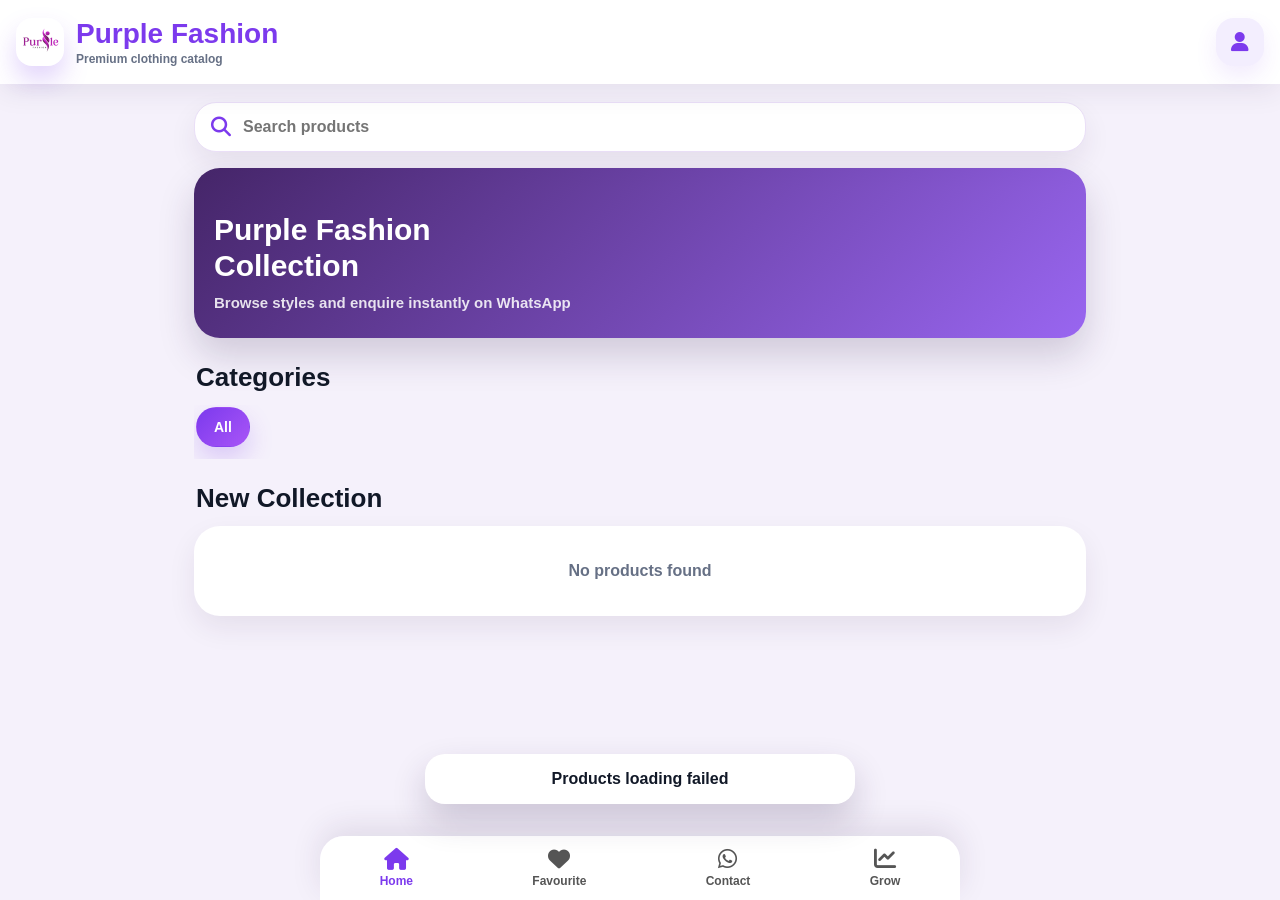
<file: index.html>
<!DOCTYPE html>
<html lang="en">
<head>
<meta charset="UTF-8">
<meta name="viewport" content="width=device-width, initial-scale=1.0">
<title>Catalog</title>
<meta http-equiv="refresh" content="0; url=products.html">
</head>
<body>
<script>window.location.replace("products.html");</script>
</body>
</html>
</file>
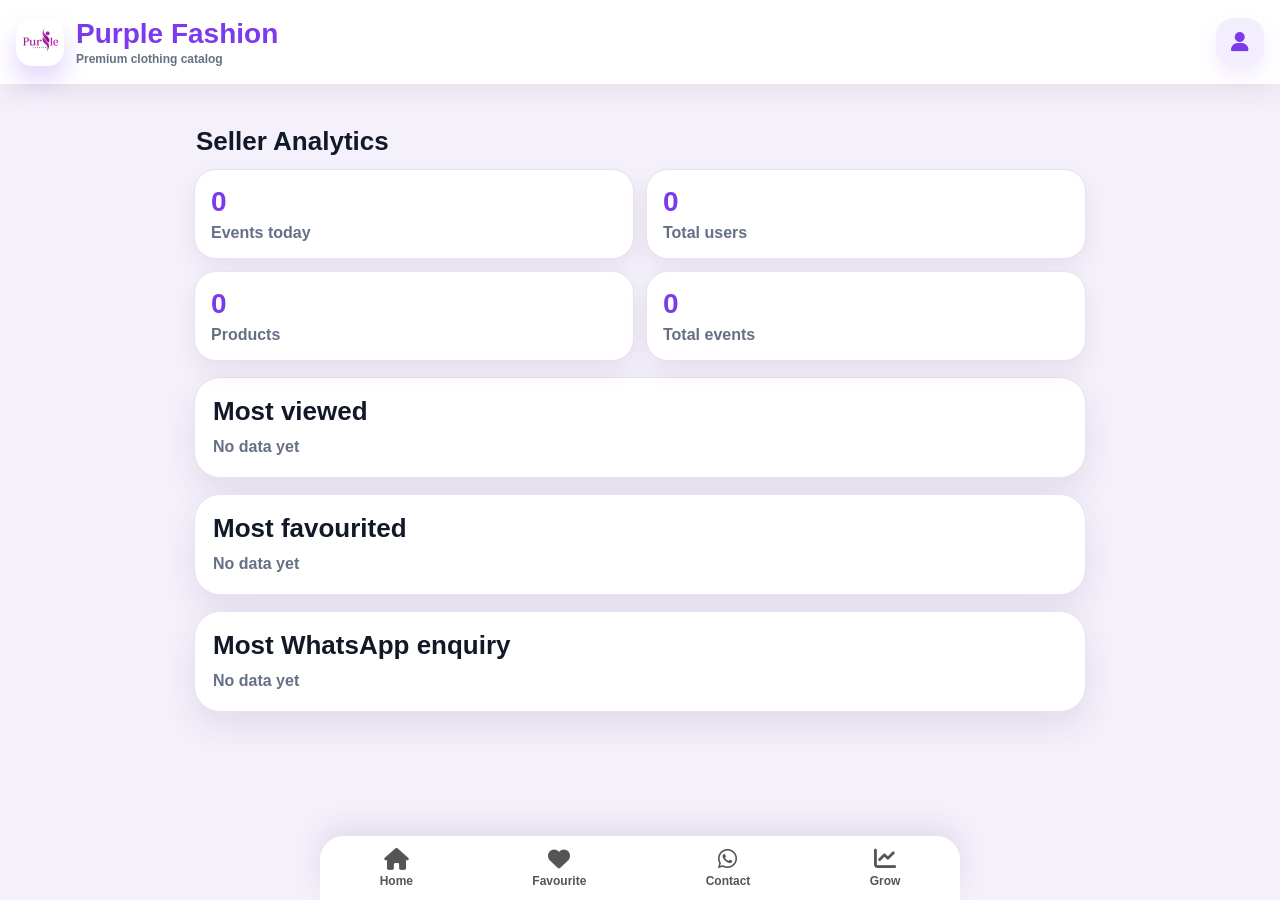
<file: admin.html>
<!DOCTYPE html>
<html lang="en">
<head>
<meta charset="UTF-8">
<meta name="viewport" content="width=device-width, initial-scale=1.0">
<title>Seller Analytics</title>
<link rel="stylesheet" href="https://cdnjs.cloudflare.com/ajax/libs/font-awesome/6.5.1/css/all.min.css">
<link rel="stylesheet" href="style.css">
</head>
<body data-page="admin">
<header class="topbar" id="appHeader"></header>
<main class="page" id="pageRoot"></main>
<nav class="bottom-nav" id="bottomNav"></nav>
<script src="config.js"></script>
<script src="app.js"></script>
</body>
</html>
</file>
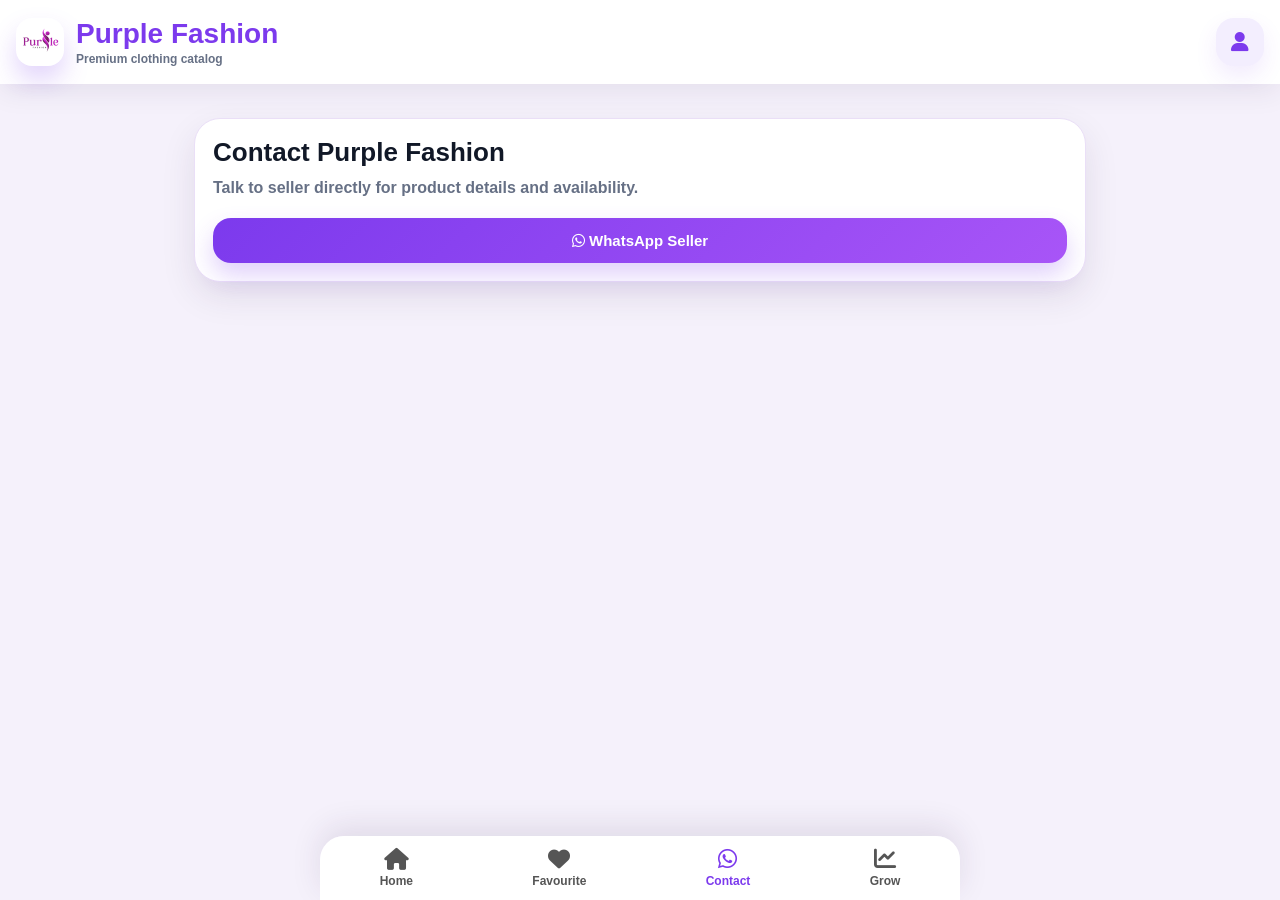
<file: contact.html>
<!DOCTYPE html>
<html lang="en">
<head>
<meta charset="UTF-8">
<meta name="viewport" content="width=device-width, initial-scale=1.0">
<title>Contact</title>
<link rel="stylesheet" href="https://cdnjs.cloudflare.com/ajax/libs/font-awesome/6.5.1/css/all.min.css">
<link rel="stylesheet" href="style.css">
</head>
<body data-page="contact">
<header class="topbar" id="appHeader"></header>
<main class="page" id="pageRoot"></main>
<nav class="bottom-nav" id="bottomNav"></nav>
<script src="config.js"></script>
<script src="app.js"></script>
</body>
</html>
</file>
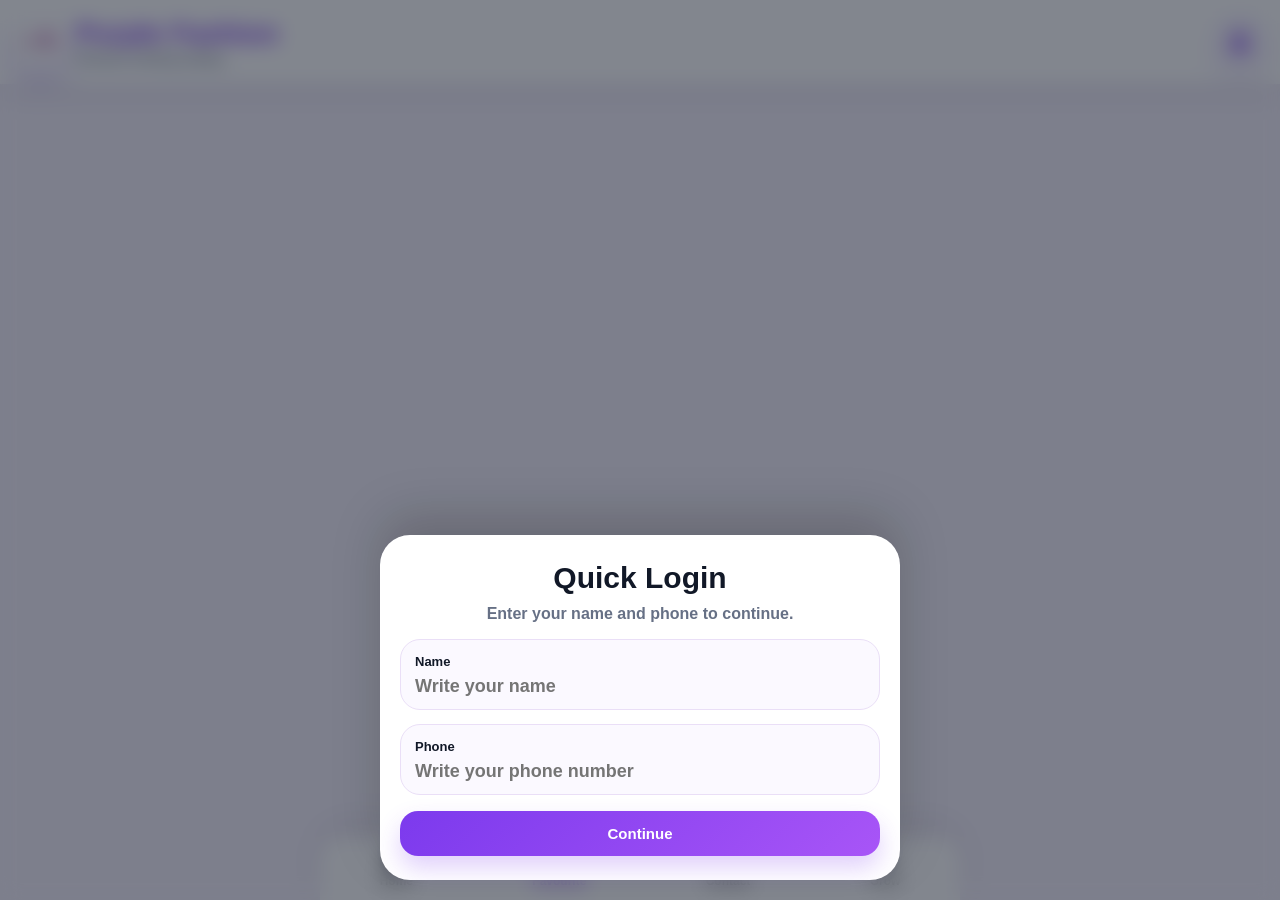
<file: favourite.html>
<!DOCTYPE html>
<html lang="en">
<head>
<meta charset="UTF-8">
<meta name="viewport" content="width=device-width, initial-scale=1.0">
<title>Favourite</title>
<link rel="stylesheet" href="https://cdnjs.cloudflare.com/ajax/libs/font-awesome/6.5.1/css/all.min.css">
<link rel="stylesheet" href="style.css">
</head>
<body data-page="favourite">
<header class="topbar" id="appHeader"></header>
<main class="page" id="pageRoot"></main>
<nav class="bottom-nav" id="bottomNav"></nav>
<script src="config.js"></script>
<script src="app.js"></script>
</body>
</html>
</file>
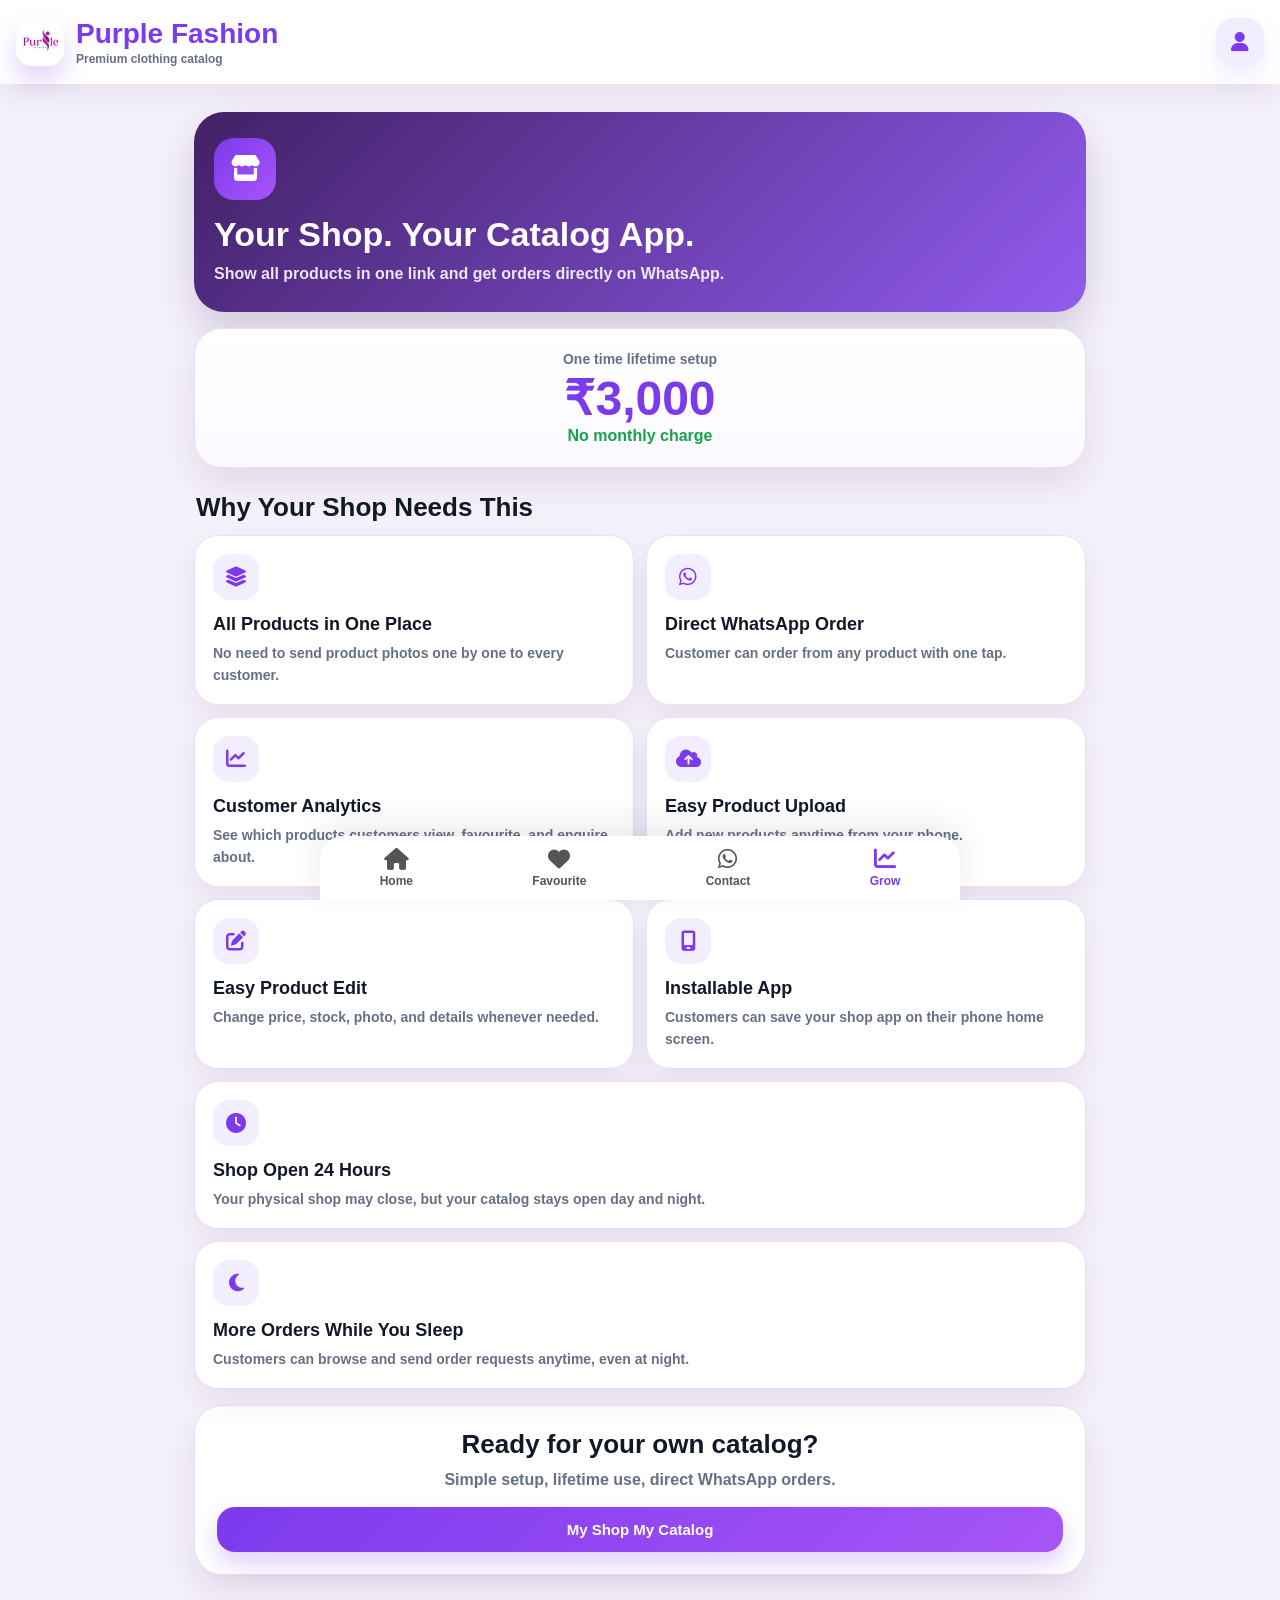
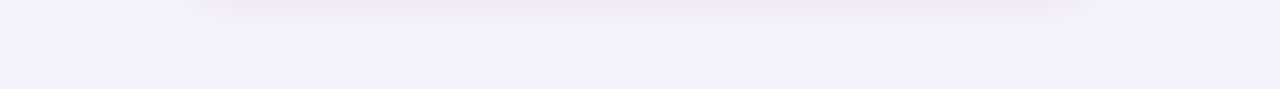
<file: grow.html>
<!DOCTYPE html>
<html lang="en">
<head>
<meta charset="UTF-8">
<meta name="viewport" content="width=device-width, initial-scale=1.0">
<title>Grow</title>
<link rel="stylesheet" href="https://cdnjs.cloudflare.com/ajax/libs/font-awesome/6.5.1/css/all.min.css">
<link rel="stylesheet" href="style.css">
</head>
<body data-page="grow">
<header class="topbar" id="appHeader"></header>
<main class="page" id="pageRoot"></main>
<nav class="bottom-nav" id="bottomNav"></nav>
<script src="config.js"></script>
<script src="app.js"></script>
</body>
</html>
</file>
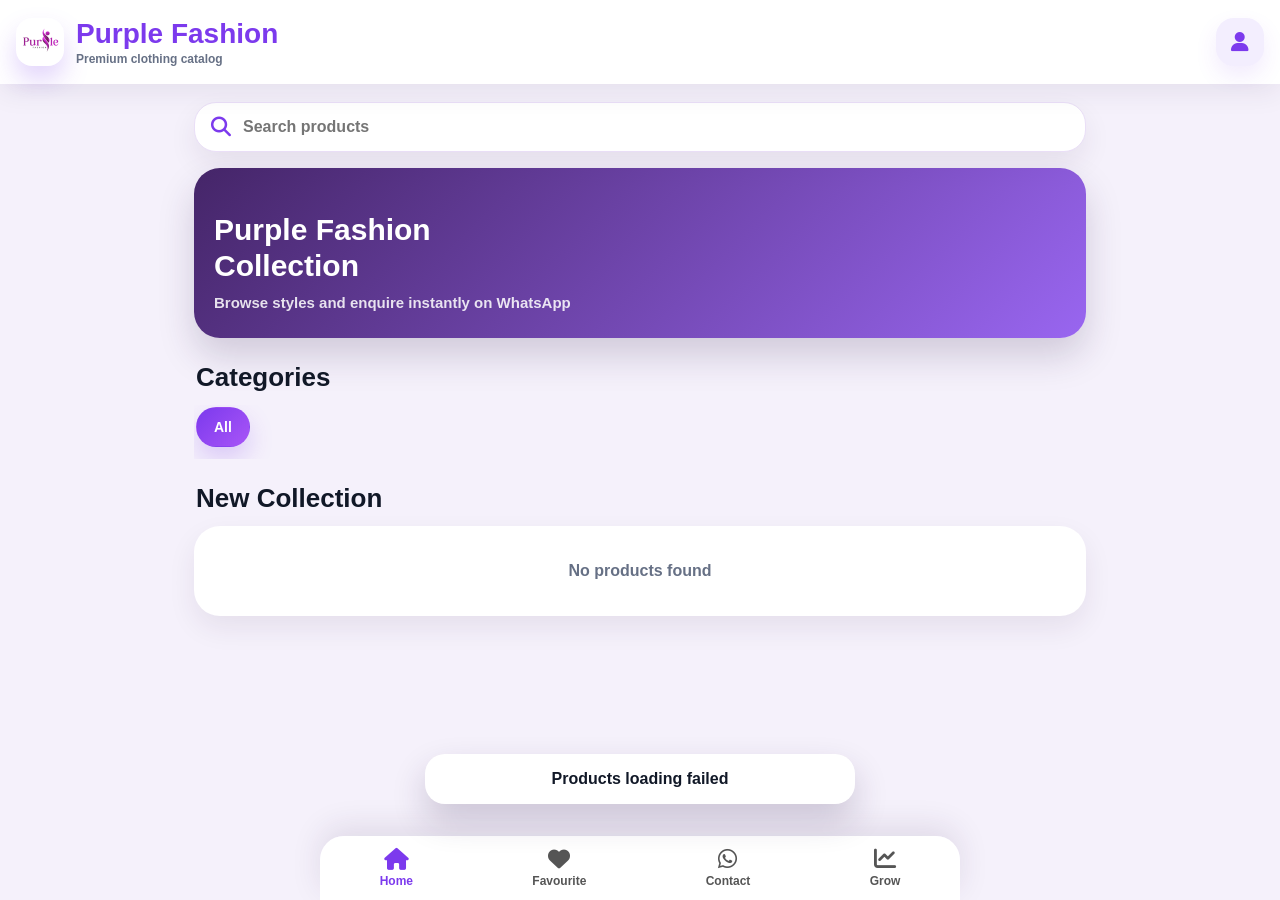
<file: products.html>
<!DOCTYPE html>
<html lang="en">
<head>
<meta charset="UTF-8">
<meta name="viewport" content="width=device-width, initial-scale=1.0">
<title>Catalog</title>
<link rel="manifest" href="manifest.json">
<link rel="stylesheet" href="https://cdnjs.cloudflare.com/ajax/libs/font-awesome/6.5.1/css/all.min.css">
<link rel="stylesheet" href="style.css">
</head>
<body data-page="home">
<header class="topbar" id="appHeader"></header>
<main class="page" id="pageRoot"></main>
<nav class="bottom-nav" id="bottomNav"></nav>
<script src="config.js"></script>
<script src="app.js"></script>
</body>
</html>
</file>
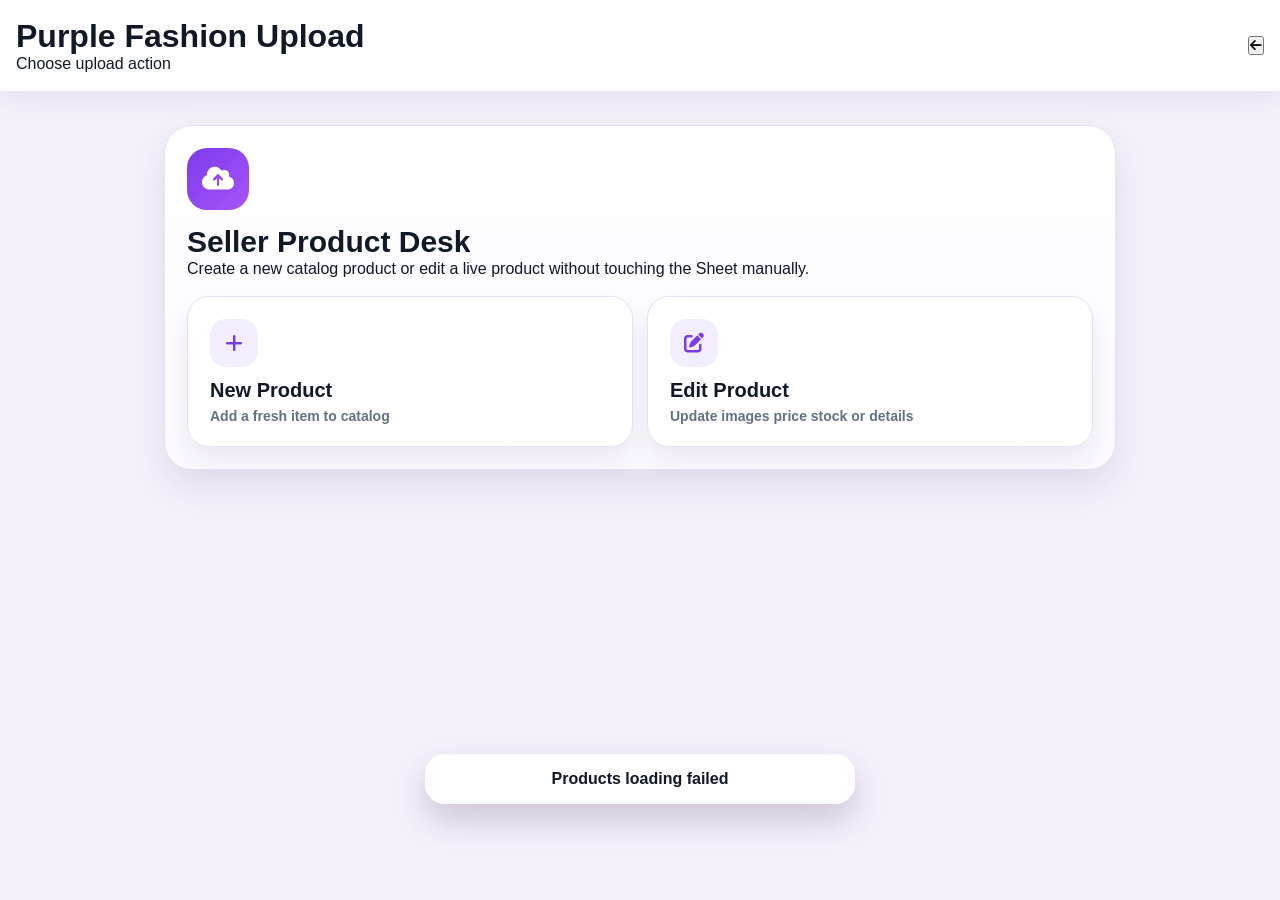
<file: upload.html>
<!DOCTYPE html>
<html lang="en">
<head>
<meta charset="UTF-8">
<meta name="viewport" content="width=device-width, initial-scale=1.0">
<title>Catalog Upload</title>
<link rel="manifest" href="manifest.json">
<link rel="stylesheet" href="https://cdnjs.cloudflare.com/ajax/libs/font-awesome/6.5.1/css/all.min.css">
<link rel="stylesheet" href="style.css">
</head>
<body data-page="upload">
<div class="topbar">
  <div>
    <h1 id="uploadTitle">Catalog Upload</h1>
    <p id="uploadSubtitle">Choose upload action</p>
  </div>
  <div class="top-actions">
    <button class="icon-action" onclick="location.href='grow.html'" aria-label="Back to grow"><i class="fa-solid fa-arrow-left"></i></button>
  </div>
</div>

<main class="page-shell">
  <section class="hero-panel upload-start" id="startPanel">
    <div class="hero-icon"><i class="fa-solid fa-cloud-arrow-up"></i></div>
    <h2>Seller Product Desk</h2>
    <p>Create a new catalog product or edit a live product without touching the Sheet manually.</p>
    <div class="choice-grid">
      <button class="choice-card" onclick="startNewProduct()">
        <i class="fa-solid fa-plus"></i>
        <strong>New Product</strong>
        <span>Add a fresh item to catalog</span>
      </button>
      <button class="choice-card" onclick="showEditDesk()">
        <i class="fa-solid fa-pen-to-square"></i>
        <strong>Edit Product</strong>
        <span>Update images price stock or details</span>
      </button>
    </div>
  </section>

  <section class="panel hidden" id="editDesk">
    <div class="section-head">
      <div>
        <h2>Edit Uploaded Product</h2>
        <p>Search product and tap Edit.</p>
      </div>
      <button class="ghost-btn" onclick="loadLiveProducts()"><i class="fa-solid fa-rotate"></i> Refresh</button>
    </div>
    <div class="search-row">
      <i class="fa-solid fa-magnifying-glass"></i>
      <input id="editSearch" type="search" placeholder="Search name ID category or price" oninput="renderEditList()">
    </div>
    <div class="chip-row" id="editCategories"></div>
    <div class="list-stack" id="editList"></div>
  </section>

  <section class="panel hidden" id="formPanel">
    <div class="section-head">
      <div>
        <h2 id="formTitle">New Product</h2>
        <p id="formHint">Save clean product data to Sheet.</p>
      </div>
      <button class="ghost-btn danger-soft" onclick="confirmClearForm()">Clear</button>
    </div>

    <div class="form-grid">
      <label>
        <span>Product ID</span>
        <div class="inline-field">
          <input id="productId" type="text" readonly>
          <button class="ghost-btn" id="regenIdBtn" onclick="regenerateProductId()">Regenerate</button>
        </div>
      </label>

      <label>
        <span>Category</span>
        <select id="category" onchange="syncProductTypeOptions(); autoFillText();">
          <option value="">Select category</option>
        </select>
      </label>

      <label>
        <span>Product Type</span>
        <select id="productType" onchange="autoFillText()"></select>
      </label>

      <label>
        <span>Product Name</span>
        <input id="productName" type="text" placeholder="Example Premium Silk Saree" oninput="cleanTextInput(this)">
      </label>

      <label>
        <span>Price</span>
        <input id="price" type="number" inputmode="numeric" placeholder="499">
      </label>

      <label>
        <span>Stock</span>
        <select id="stock">
          <option>In Stock</option>
          <option>Out Of Stock</option>
        </select>
      </label>

      <label>
        <span>Show</span>
        <select id="show">
          <option>Yes</option>
          <option>No</option>
        </select>
      </label>

      <label>
        <span>Description1</span>
        <input id="description1" type="text" oninput="cleanTextInput(this)">
      </label>

      <label class="wide">
        <span>Description2</span>
        <textarea id="description2" rows="3" oninput="cleanTextInput(this)"></textarea>
      </label>

      <label>
        <span>Main Image Url</span>
        <input id="imageUrl" type="url" placeholder="Main image URL">
      </label>

      <label>
        <span>Image Url2</span>
        <input id="imageUrl2" type="url" placeholder="Optional image URL">
      </label>

      <label>
        <span>Image Url3</span>
        <input id="imageUrl3" type="url" placeholder="Optional image URL">
      </label>

      <label>
        <span>Image Url4</span>
        <input id="imageUrl4" type="url" placeholder="Optional image URL">
      </label>
    </div>

    <div class="preview-card" id="uploadPreview"></div>

    <div class="action-row">
      <button class="ghost-btn" onclick="backToStart()">Back</button>
      <button class="ghost-btn warning hidden" id="deleteBtn" onclick="confirmDeleteProduct()">Delete Product</button>
      <button class="primary-btn" id="saveBtn" onclick="saveProduct()">Save Product</button>
    </div>
  </section>
</main>

<div class="toast" id="toast"></div>
<div class="modal-backdrop hidden" id="confirmModal">
  <div class="modal-card">
    <div class="modal-icon"><i class="fa-solid fa-circle-info"></i></div>
    <h2 id="confirmTitle">Confirm</h2>
    <p id="confirmMessage"></p>
    <div class="modal-actions">
      <button class="ghost-btn" onclick="closeConfirm()">Back</button>
      <button class="primary-btn" id="confirmActionBtn">Confirm</button>
    </div>
  </div>
</div>

<script src="config.js"></script>
<script src="app.js"></script>
<script src="upload.js"></script>
</body>
</html>
</file>
<file: style.css>
*{margin:0;padding:0;box-sizing:border-box;font-family:Arial,sans-serif;scroll-behavior:smooth}
:root{--theme:#7c3aed;--theme2:#a855f7;--accent:#d4af37;--ink:#111827;--muted:#667085;--bg:#f5f1fb;--card:#fff;--line:#eadff7;--green:#16a34a}
body{background:var(--bg);color:var(--ink);padding-bottom:96px;overflow-x:hidden}
.no-select-mode body,.no-select-mode button,.no-select-mode a,.no-select-mode .nav-item,.no-select-mode .product-card,.no-select-mode .chip,.no-select-mode .primary-btn,.no-select-mode .ghost-btn,.no-select-mode .round-btn{user-select:none;-webkit-user-select:none;-webkit-touch-callout:none;-webkit-tap-highlight-color:transparent}
input,textarea{user-select:text;-webkit-user-select:text}
.topbar{position:sticky;top:0;z-index:50;background:rgba(255,255,255,.94);backdrop-filter:blur(14px);padding:18px 16px;display:flex;align-items:center;justify-content:space-between;box-shadow:0 8px 26px rgba(45,25,70,.08)}
.brand-block{display:flex;align-items:center;gap:12px}.logo-dot{width:48px;height:48px;border-radius:18px;background:linear-gradient(135deg,var(--theme),var(--theme2));display:grid;place-items:center;color:white;font-size:22px;box-shadow:0 14px 26px rgba(124,58,237,.25)}.brand-logo{width:48px;height:48px;border-radius:16px;object-fit:cover;display:block;box-shadow:0 14px 26px rgba(124,58,237,.22);background:white}
.brand-name{font-size:28px;font-weight:900;letter-spacing:0;color:var(--theme)}.subline{font-size:12px;color:var(--muted);font-weight:800;margin-top:2px}.profile-btn,.round-btn{width:48px;height:48px;border:0;border-radius:18px;background:#f3eefe;color:var(--theme);display:grid;place-items:center;font-size:20px;box-shadow:0 10px 22px rgba(124,58,237,.10)}
.page{padding:18px 14px}.search-wrap{background:white;border:1px solid var(--line);border-radius:22px;padding:14px 16px;display:flex;align-items:center;gap:12px;box-shadow:0 12px 28px rgba(45,25,70,.08)}
.search-wrap i{color:var(--theme);font-size:20px}.search-wrap input{border:0;outline:0;background:transparent;width:100%;font-size:16px;font-weight:800;color:var(--ink)}
.hero{margin-top:16px;border-radius:26px;min-height:170px;padding:24px 20px;background:linear-gradient(135deg,rgba(54,20,92,.92),rgba(124,58,237,.76)),url('https://images.unsplash.com/photo-1441986300917-64674bd600d8?auto=format&fit=crop&w=1200&q=80') center/cover;color:white;box-shadow:0 18px 36px rgba(45,25,70,.18);display:flex;flex-direction:column;justify-content:flex-end}
.hero h1{font-size:30px;line-height:36px;font-weight:900;max-width:310px}.hero p{font-size:15px;line-height:22px;margin-top:8px;color:rgba(255,255,255,.86);font-weight:700}
.section-title{font-size:26px;font-weight:900;margin:24px 2px 12px}.chips{display:flex;gap:10px;overflow-x:auto;padding:2px 2px 12px;scrollbar-width:none}.chips::-webkit-scrollbar,.product-grid::-webkit-scrollbar{display:none}
.chip{border:1px solid var(--line);background:white;color:var(--ink);border-radius:999px;padding:11px 17px;font-size:14px;font-weight:900;white-space:nowrap;box-shadow:0 8px 18px rgba(45,25,70,.06)}
.chip.active{background:linear-gradient(135deg,var(--theme),var(--theme2));color:white;border-color:transparent;box-shadow:0 12px 24px rgba(124,58,237,.22)}
.product-grid{display:grid;grid-template-columns:repeat(2,minmax(0,1fr));gap:14px}.product-card{background:white;border:1px solid rgba(234,223,247,.9);border-radius:26px;padding:12px;box-shadow:0 14px 34px rgba(45,25,70,.10);position:relative;overflow:hidden}
.product-card img{width:100%;aspect-ratio:4/5;object-fit:cover;border-radius:20px;background:#f8f5ff;display:block}.heart{position:absolute;right:18px;top:18px;width:38px;height:38px;border:0;border-radius:50%;background:rgba(255,255,255,.92);color:var(--theme);display:grid;place-items:center;font-size:18px;box-shadow:0 8px 16px rgba(0,0,0,.10)}
.heart.saved{background:linear-gradient(135deg,var(--theme),var(--theme2));color:white}.product-id{font-size:12px;color:var(--muted);font-weight:700;margin-top:10px}.product-name{font-size:17px;line-height:23px;font-weight:900;margin-top:6px;min-height:46px;display:-webkit-box;-webkit-line-clamp:2;-webkit-box-orient:vertical;overflow:hidden}
.price{font-size:23px;font-weight:900;color:var(--theme);margin-top:6px}.desc{font-size:13px;line-height:19px;color:var(--muted);font-weight:700;margin:6px 0 12px;min-height:38px;display:-webkit-box;-webkit-line-clamp:2;-webkit-box-orient:vertical;overflow:hidden}
.primary-btn{width:100%;border:0;border-radius:18px;background:linear-gradient(135deg,var(--theme),var(--theme2));color:white;padding:14px 12px;font-size:15px;font-weight:900;box-shadow:0 12px 24px rgba(124,58,237,.24)}
.ghost-btn{border:1px solid var(--line);border-radius:18px;background:white;color:var(--theme);padding:14px 16px;font-size:15px;font-weight:900}
.card-actions{display:grid;grid-template-columns:1fr;gap:8px;margin-top:10px}.card-actions .ghost-btn,.card-actions .primary-btn{padding:12px 8px;font-size:14px;border-radius:16px}.order-summary{display:grid;grid-template-columns:repeat(2,1fr);gap:10px;margin:16px 0}.order-summary div{background:#fbf9ff;border:1px solid var(--line);border-radius:18px;padding:12px;text-align:left}.order-summary span{display:block;font-size:12px;font-weight:900;color:var(--muted);margin-bottom:5px}.order-summary b{font-size:16px;color:var(--ink)}.order-form-grid{margin-top:14px}.order-form-grid label{font-size:13px}
.bottom-nav{position:fixed;bottom:0;left:0;right:0;z-index:70;background:rgba(255,255,255,.96);backdrop-filter:blur(14px);display:flex;justify-content:space-around;padding:12px 0 calc(12px + env(safe-area-inset-bottom));box-shadow:0 -10px 30px rgba(45,25,70,.10);border-top-left-radius:24px;border-top-right-radius:24px}
.nav-item{color:#555;display:flex;flex-direction:column;align-items:center;gap:4px;font-size:12px;font-weight:800;text-decoration:none}.nav-item i{font-size:22px}.nav-item.active{color:var(--theme)}
.modal{position:fixed;inset:0;background:rgba(17,24,39,.52);backdrop-filter:blur(10px);z-index:120;display:none;align-items:flex-end;justify-content:center}.modal.show{display:flex}.sheet{width:100%;max-width:520px;background:white;border-radius:30px 30px 0 0;padding:26px 20px 24px;box-shadow:0 -20px 50px rgba(0,0,0,.18)}
.sheet h2{font-size:30px;text-align:center;margin-bottom:8px}.sheet p{text-align:center;color:var(--muted);font-weight:700;line-height:22px}.field{margin-top:14px;border:1px solid var(--line);border-radius:20px;padding:12px 14px;background:#fbf9ff}.field label{font-size:13px;font-weight:900;color:var(--ink)}.field input,.field textarea{border:0;outline:0;background:transparent;width:100%;font-size:18px;font-weight:900;margin-top:6px;color:var(--ink)}
.row{display:flex;gap:12px}.row>*{flex:1}.empty{background:white;border-radius:26px;padding:36px 18px;text-align:center;color:var(--muted);font-weight:900;box-shadow:0 12px 28px rgba(45,25,70,.08)}
.panel{background:white;border-radius:26px;padding:18px;margin-top:16px;box-shadow:0 14px 34px rgba(45,25,70,.10);border:1px solid var(--line)}.panel h2{font-size:26px;margin-bottom:8px}.panel p{color:var(--muted);font-weight:700;line-height:24px}.stat-grid{display:grid;grid-template-columns:repeat(2,1fr);gap:12px}.stat{background:white;border:1px solid var(--line);border-radius:22px;padding:16px;box-shadow:0 10px 24px rgba(45,25,70,.08)}.stat b{font-size:28px;color:var(--theme)}.stat span{display:block;color:var(--muted);font-weight:800;margin-top:6px}
.grow-hero{margin-top:10px;border-radius:30px;padding:26px 20px;background:linear-gradient(135deg,rgba(54,20,92,.94),rgba(124,58,237,.82)),url('https://images.unsplash.com/photo-1441986300917-64674bd600d8?auto=format&fit=crop&w=1200&q=80') center/cover;color:white;box-shadow:0 18px 38px rgba(45,25,70,.18)}.grow-hero h1{font-size:34px;line-height:40px;font-weight:900;max-width:520px}.grow-hero p{font-size:16px;line-height:24px;font-weight:800;color:rgba(255,255,255,.88);margin-top:8px;max-width:520px}.price-card{margin-top:16px;border:1px solid var(--line);border-radius:28px;padding:22px;background:linear-gradient(180deg,#fff,#fbf9ff);box-shadow:0 16px 34px rgba(45,25,70,.10);text-align:center}.price-card span{display:block;color:var(--muted);font-weight:900;font-size:14px}.price-card strong{display:block;font-size:48px;line-height:56px;color:var(--theme);font-weight:900;margin-top:4px}.price-card p{color:var(--green);font-weight:900;font-size:16px}.benefit-grid{display:grid;grid-template-columns:repeat(2,minmax(0,1fr));gap:12px}.benefit-card{background:white;border:1px solid var(--line);border-radius:24px;padding:18px;box-shadow:0 12px 28px rgba(45,25,70,.08)}.benefit-card i{width:46px;height:46px;border-radius:16px;background:#f3eefe;color:var(--theme);display:grid;place-items:center;font-size:20px;margin-bottom:12px}.benefit-card h3{font-size:18px;line-height:24px;font-weight:900}.benefit-card p{font-size:14px;line-height:22px;color:var(--muted);font-weight:800;margin-top:6px}.benefit-card.wide{grid-column:span 2}.grow-cta{margin-top:16px;background:white;border:1px solid var(--line);border-radius:28px;padding:22px;text-align:center;box-shadow:0 16px 34px rgba(45,25,70,.10)}.grow-cta h2{font-size:26px;line-height:32px}.grow-cta p{color:var(--muted);font-weight:800;line-height:23px;margin:8px 0 16px}
.toast{position:fixed;left:50%;bottom:96px;transform:translate(-50%,30px);width:calc(100% - 28px);max-width:430px;background:white;border-radius:20px;padding:16px;text-align:center;color:var(--ink);font-weight:900;box-shadow:0 16px 34px rgba(45,25,70,.2);opacity:0;pointer-events:none;transition:.3s;z-index:200}.toast.show{opacity:1;transform:translate(-50%,0)}
.hidden{display:none!important}.page-shell{padding:18px 14px 100px;max-width:980px;margin:auto}.hero-panel{background:linear-gradient(180deg,#fff,#fbf9ff);border:1px solid var(--line);border-radius:28px;padding:22px;box-shadow:0 16px 36px rgba(45,25,70,.10);margin-top:16px}.hero-panel h2{font-size:30px;line-height:36px}.hero-icon{width:62px;height:62px;border-radius:20px;background:linear-gradient(135deg,var(--theme),var(--theme2));color:white;display:grid;place-items:center;font-size:26px;margin-bottom:14px}.choice-grid{display:grid;grid-template-columns:repeat(2,minmax(0,1fr));gap:14px;margin-top:18px}.choice-card{border:1px solid var(--line);background:white;border-radius:22px;padding:22px;text-align:left;box-shadow:0 12px 24px rgba(45,25,70,.08);cursor:pointer;color:var(--ink)}.choice-card i{width:48px;height:48px;border-radius:16px;background:#f3eefe;color:var(--theme);display:grid;place-items:center;font-size:20px;margin-bottom:12px}.choice-card strong{display:block;font-size:20px;margin-bottom:6px}.choice-card span{font-size:14px;font-weight:800;color:var(--muted)}.section-head{display:flex;align-items:flex-start;justify-content:space-between;gap:12px;margin-bottom:14px}.search-row{background:#fbf9ff;border:1px solid var(--line);border-radius:20px;padding:12px 14px;display:flex;align-items:center;gap:10px;margin-bottom:12px}.search-row i{color:var(--theme)}.search-row input{border:0;outline:0;background:transparent;width:100%;font-weight:900;font-size:15px}.chip-row{display:flex;gap:10px;overflow-x:auto;padding-bottom:10px}.list-stack{display:flex;flex-direction:column;gap:12px}.form-grid{display:grid;grid-template-columns:repeat(2,minmax(0,1fr));gap:14px}.form-grid label{display:flex;flex-direction:column;gap:8px;font-weight:900;color:var(--ink)}.form-grid label.wide{grid-column:1/-1}.form-grid input,.form-grid select,.form-grid textarea{width:100%;border:1px solid var(--line);background:#fbf9ff;border-radius:18px;padding:15px 16px;font-size:15px;font-weight:800;color:var(--ink);outline:none}.inline-field{display:flex;gap:8px;align-items:center}.inline-field input{flex:1}.action-row{display:flex;gap:12px;margin-top:18px}.action-row button{flex:1}.danger-soft{background:#fff6e6!important;color:#9a5a00!important;border-color:#ffdda3!important}.warning{background:#fff4df!important;color:#9a5a00!important;border:1px solid #ffd89a!important}.preview-card{display:flex;align-items:center;gap:14px;margin-top:18px;padding:14px;border:1px solid var(--line);border-radius:20px;background:linear-gradient(180deg,#fff,#fbf9ff)}.preview-card:empty{display:none}.preview-card img{width:82px;height:96px;border-radius:14px;object-fit:cover;background:#f8f5ff}.preview-card h3{font-size:20px;line-height:26px;margin-bottom:5px}.preview-card p{font-size:13px;font-weight:900;color:var(--muted);margin-bottom:8px}.badge{display:inline-flex;border-radius:999px;padding:7px 11px;font-size:12px;font-weight:900}.badge.success{background:#e9fbef;color:#087a30}.badge.muted{background:#eef1f6;color:#667085}.edit-row{display:grid;grid-template-columns:72px 1fr auto;align-items:center;gap:14px;padding:14px;border:1px solid var(--line);border-radius:20px;background:#fbf9ff}.edit-row img{width:72px;height:82px;border-radius:14px;object-fit:cover;background:#f8f5ff}.edit-row h3{font-size:17px;line-height:23px}.edit-row p{font-size:13px;font-weight:900;color:var(--muted);margin:5px 0 8px}.primary-mini{border:none;border-radius:16px;background:linear-gradient(135deg,var(--theme),var(--theme2));color:white;font-weight:900;padding:13px 18px;cursor:pointer}.modal-backdrop{position:fixed;inset:0;background:rgba(17,24,39,.48);backdrop-filter:blur(12px);z-index:400;display:flex;align-items:center;justify-content:center;padding:22px}.modal-card{width:min(420px,100%);background:white;border-radius:28px;padding:28px;text-align:center;box-shadow:0 24px 70px rgba(17,24,39,.24)}.modal-icon{width:70px;height:70px;border-radius:22px;margin:0 auto 16px;background:linear-gradient(135deg,var(--theme),var(--theme2));color:white;display:grid;place-items:center;font-size:28px}.modal-card h2{font-size:26px;line-height:32px}.modal-card p{font-size:15px;line-height:23px;font-weight:800;color:var(--muted);margin:10px 0 20px}.modal-actions{display:flex;gap:10px}.modal-actions button{flex:1}.empty-state{text-align:center;padding:24px;color:var(--muted);font-weight:900}
@media (min-width:760px){.page{max-width:920px;margin:auto}.product-grid{grid-template-columns:repeat(4,1fr)}.bottom-nav{max-width:760px;left:50%;transform:translateX(-50%);border-radius:24px 24px 0 0}.sheet{border-radius:30px;margin-bottom:20px}}
@media (max-width:720px){.choice-grid,.form-grid,.benefit-grid{grid-template-columns:1fr}.benefit-card.wide{grid-column:span 1}.grow-hero h1{font-size:30px;line-height:36px}.price-card strong{font-size:42px;line-height:50px}.edit-row{grid-template-columns:64px 1fr auto}.edit-row img{width:64px;height:76px}.section-head{align-items:flex-start}.modal-actions{flex-direction:column}}
</file>
